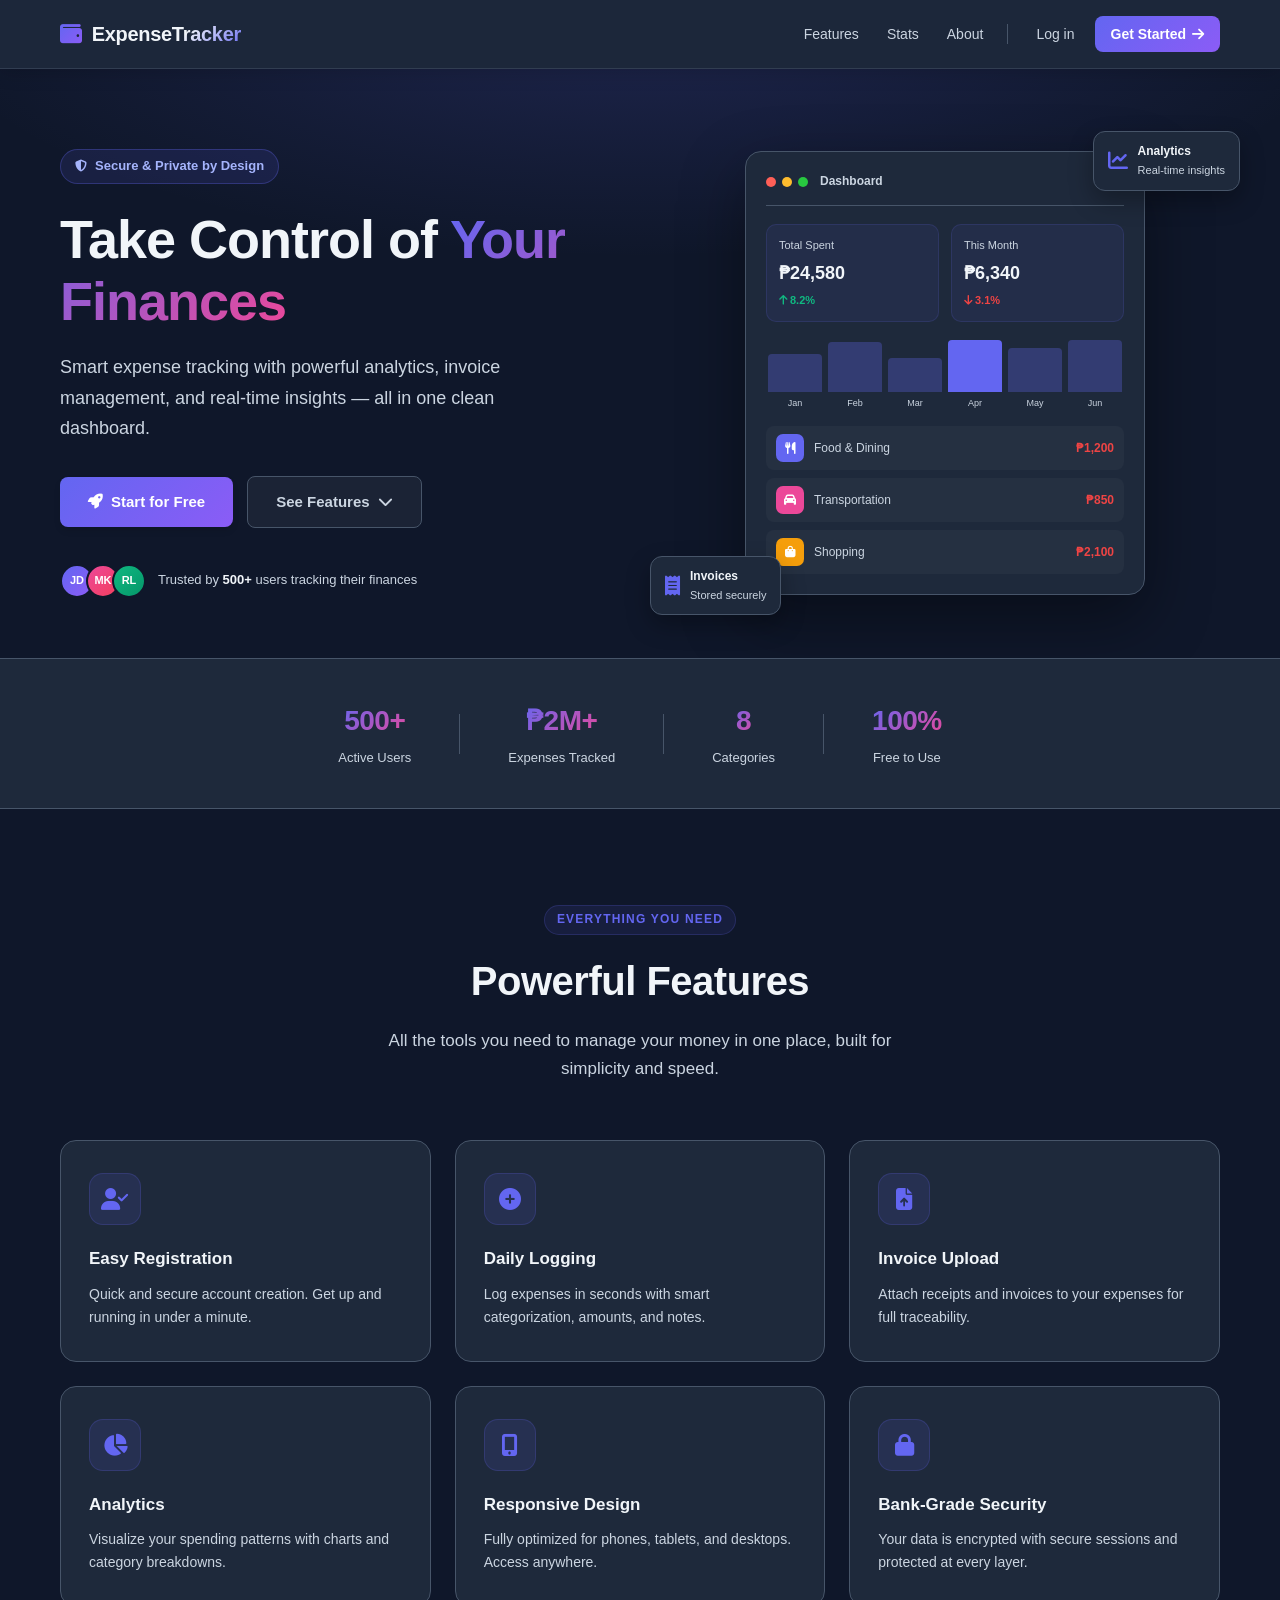
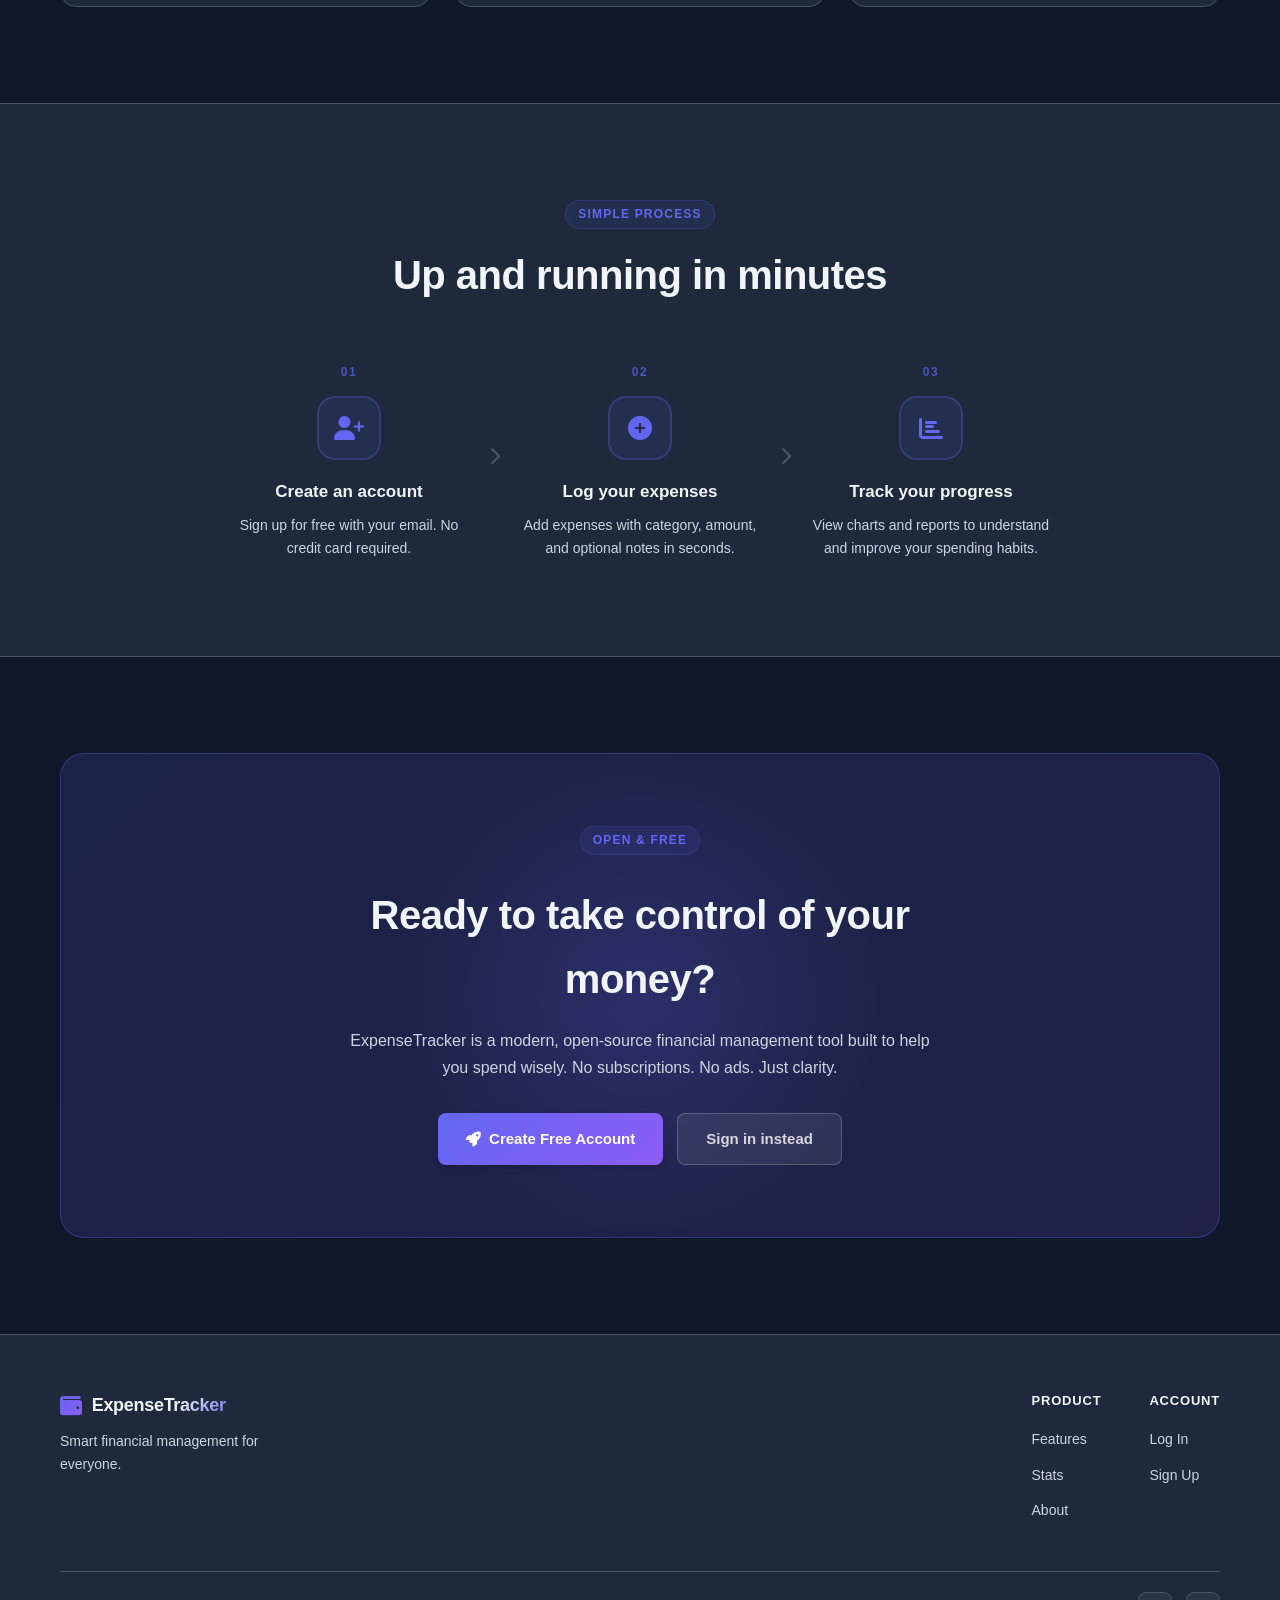
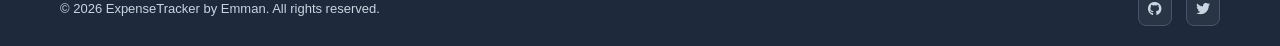
<file: expense-tracker/index.html>
<!DOCTYPE html>
<html lang="en">
<head>
    <meta charset="UTF-8">
    <meta name="viewport" content="width=device-width, initial-scale=1.0">
    <title>ExpenseTracker — Smart Financial Management</title>
    <meta name="description" content="Track expenses, upload invoices, and visualize your spending with ExpenseTracker.">
    <link rel="stylesheet" href="assets/css/style.css">
    <link rel="stylesheet" href="https://cdnjs.cloudflare.com/ajax/libs/font-awesome/6.4.0/css/all.min.css">
</head>
<body>

    <!-- ========================
         NAVIGATION
    ========================= -->
    <nav class="navbar">
        <div class="container">
            <a href="index.html" class="navbar-brand">
                <i class="fas fa-wallet"></i>
                <span>ExpenseTracker</span>
            </a>
            <ul class="nav-links">
                <li><a href="#features">Features</a></li>
                <li><a href="#stats">Stats</a></li>
                <li><a href="#about">About</a></li>
                <li class="nav-divider"></li>
                <li><a href="login.html" class="btn-login">Log in</a></li>
                <li><a href="register.html" class="btn-signup">Get Started <i class="fas fa-arrow-right"></i></a></li>
            </ul>
            <div class="hamburger" aria-label="Toggle navigation" role="button" tabindex="0">
                <span></span>
                <span></span>
                <span></span>
            </div>
        </div>
    </nav>

    <!-- ========================
         HERO SECTION
    ========================= -->
    <section class="hero">
        <div class="container hero-inner">
            <!-- Left: copy -->
            <div class="hero-content">
                <div class="hero-badge">
                    <i class="fas fa-shield-alt"></i>
                    <span>Secure &amp; Private by Design</span>
                </div>
                <h1>Take Control of <span class="highlight">Your Finances</span></h1>
                <p>Smart expense tracking with powerful analytics, invoice management, and real-time insights — all in one clean dashboard.</p>
                <div class="hero-buttons">
                    <a href="register.html" class="btn btn-primary btn-lg">
                        <i class="fas fa-rocket"></i> Start for Free
                    </a>
                    <a href="#features" class="btn btn-ghost btn-lg">
                        See Features <i class="fas fa-chevron-down"></i>
                    </a>
                </div>
                <div class="hero-trust">
                    <div class="trust-avatars">
                        <span class="avatar av-1">JD</span>
                        <span class="avatar av-2">MK</span>
                        <span class="avatar av-3">RL</span>
                    </div>
                    <p>Trusted by <strong>500+</strong> users tracking their finances</p>
                </div>
            </div>

            <!-- Right: dashboard preview -->
            <div class="hero-visual">
                <div class="dashboard-preview">
                    <div class="preview-header">
                        <span class="preview-dot red"></span>
                        <span class="preview-dot yellow"></span>
                        <span class="preview-dot green"></span>
                        <span class="preview-title">Dashboard</span>
                    </div>
                    <div class="preview-stats">
                        <div class="preview-stat">
                            <span class="ps-label">Total Spent</span>
                            <span class="ps-value">₱24,580</span>
                            <span class="ps-change up"><i class="fas fa-arrow-up"></i> 8.2%</span>
                        </div>
                        <div class="preview-stat">
                            <span class="ps-label">This Month</span>
                            <span class="ps-value">₱6,340</span>
                            <span class="ps-change down"><i class="fas fa-arrow-down"></i> 3.1%</span>
                        </div>
                    </div>
                    <div class="preview-bar-chart">
                        <div class="bar-wrap">
                            <div class="bar" style="height: 55%"></div><span>Jan</span>
                        </div>
                        <div class="bar-wrap">
                            <div class="bar" style="height: 72%"></div><span>Feb</span>
                        </div>
                        <div class="bar-wrap">
                            <div class="bar" style="height: 48%"></div><span>Mar</span>
                        </div>
                        <div class="bar-wrap">
                            <div class="bar active" style="height: 90%"></div><span>Apr</span>
                        </div>
                        <div class="bar-wrap">
                            <div class="bar" style="height: 63%"></div><span>May</span>
                        </div>
                        <div class="bar-wrap">
                            <div class="bar" style="height: 80%"></div><span>Jun</span>
                        </div>
                    </div>
                    <div class="preview-expenses">
                        <div class="pe-item">
                            <span class="pe-icon" style="background:#6366f1"><i class="fas fa-utensils"></i></span>
                            <span class="pe-desc">Food &amp; Dining</span>
                            <span class="pe-amount">₱1,200</span>
                        </div>
                        <div class="pe-item">
                            <span class="pe-icon" style="background:#ec4899"><i class="fas fa-car"></i></span>
                            <span class="pe-desc">Transportation</span>
                            <span class="pe-amount">₱850</span>
                        </div>
                        <div class="pe-item">
                            <span class="pe-icon" style="background:#f59e0b"><i class="fas fa-shopping-bag"></i></span>
                            <span class="pe-desc">Shopping</span>
                            <span class="pe-amount">₱2,100</span>
                        </div>
                    </div>
                </div>

                <!-- Floating badges -->
                <div class="float-badge badge-a">
                    <i class="fas fa-chart-line"></i>
                    <div>
                        <strong>Analytics</strong>
                        <span>Real-time insights</span>
                    </div>
                </div>
                <div class="float-badge badge-b">
                    <i class="fas fa-receipt"></i>
                    <div>
                        <strong>Invoices</strong>
                        <span>Stored securely</span>
                    </div>
                </div>
            </div>
        </div>
    </section>

    <!-- ========================
         STATS BAR
    ========================= -->
    <section id="stats" class="stats-bar">
        <div class="container">
            <div class="stats-grid">
                <div class="stat-item">
                    <span class="stat-number">500+</span>
                    <span class="stat-desc">Active Users</span>
                </div>
                <div class="stat-divider"></div>
                <div class="stat-item">
                    <span class="stat-number">₱2M+</span>
                    <span class="stat-desc">Expenses Tracked</span>
                </div>
                <div class="stat-divider"></div>
                <div class="stat-item">
                    <span class="stat-number">8</span>
                    <span class="stat-desc">Categories</span>
                </div>
                <div class="stat-divider"></div>
                <div class="stat-item">
                    <span class="stat-number">100%</span>
                    <span class="stat-desc">Free to Use</span>
                </div>
            </div>
        </div>
    </section>

    <!-- ========================
         FEATURES SECTION
    ========================= -->
    <section id="features" class="features">
        <div class="container">
            <div class="section-header">
                <span class="section-tag">Everything you need</span>
                <h2>Powerful Features</h2>
                <p>All the tools you need to manage your money in one place, built for simplicity and speed.</p>
            </div>
            <div class="features-grid">
                <div class="feature-card">
                    <div class="feature-icon-wrap">
                        <i class="fas fa-user-check"></i>
                    </div>
                    <h3>Easy Registration</h3>
                    <p>Quick and secure account creation. Get up and running in under a minute.</p>
                </div>
                <div class="feature-card">
                    <div class="feature-icon-wrap">
                        <i class="fas fa-plus-circle"></i>
                    </div>
                    <h3>Daily Logging</h3>
                    <p>Log expenses in seconds with smart categorization, amounts, and notes.</p>
                </div>
                <div class="feature-card">
                    <div class="feature-icon-wrap">
                        <i class="fas fa-file-upload"></i>
                    </div>
                    <h3>Invoice Upload</h3>
                    <p>Attach receipts and invoices to your expenses for full traceability.</p>
                </div>
                <div class="feature-card">
                    <div class="feature-icon-wrap">
                        <i class="fas fa-chart-pie"></i>
                    </div>
                    <h3>Analytics</h3>
                    <p>Visualize your spending patterns with charts and category breakdowns.</p>
                </div>
                <div class="feature-card">
                    <div class="feature-icon-wrap">
                        <i class="fas fa-mobile-alt"></i>
                    </div>
                    <h3>Responsive Design</h3>
                    <p>Fully optimized for phones, tablets, and desktops. Access anywhere.</p>
                </div>
                <div class="feature-card">
                    <div class="feature-icon-wrap">
                        <i class="fas fa-lock"></i>
                    </div>
                    <h3>Bank-Grade Security</h3>
                    <p>Your data is encrypted with secure sessions and protected at every layer.</p>
                </div>
            </div>
        </div>
    </section>

    <!-- ========================
         HOW IT WORKS
    ========================= -->
    <section class="how-it-works">
        <div class="container">
            <div class="section-header">
                <span class="section-tag">Simple process</span>
                <h2>Up and running in minutes</h2>
            </div>
            <div class="steps-grid">
                <div class="step">
                    <div class="step-number">01</div>
                    <div class="step-icon"><i class="fas fa-user-plus"></i></div>
                    <h3>Create an account</h3>
                    <p>Sign up for free with your email. No credit card required.</p>
                </div>
                <div class="step-connector"><i class="fas fa-chevron-right"></i></div>
                <div class="step">
                    <div class="step-number">02</div>
                    <div class="step-icon"><i class="fas fa-plus-circle"></i></div>
                    <h3>Log your expenses</h3>
                    <p>Add expenses with category, amount, and optional notes in seconds.</p>
                </div>
                <div class="step-connector"><i class="fas fa-chevron-right"></i></div>
                <div class="step">
                    <div class="step-number">03</div>
                    <div class="step-icon"><i class="fas fa-chart-bar"></i></div>
                    <h3>Track your progress</h3>
                    <p>View charts and reports to understand and improve your spending habits.</p>
                </div>
            </div>
        </div>
    </section>

    <!-- ========================
         ABOUT / CTA SECTION
    ========================= -->
    <section id="about" class="cta-section">
        <div class="container">
            <div class="cta-card">
                <div class="cta-glow"></div>
                <div class="cta-content">
                    <span class="section-tag">Open & Free</span>
                    <h2>Ready to take control of your money?</h2>
                    <p>ExpenseTracker is a modern, open-source financial management tool built to help you spend wisely. No subscriptions. No ads. Just clarity.</p>
                    <div class="cta-buttons">
                        <a href="register.html" class="btn btn-primary btn-lg">
                            <i class="fas fa-rocket"></i> Create Free Account
                        </a>
                        <a href="login.html" class="btn btn-ghost-light btn-lg">Sign in instead</a>
                    </div>
                </div>
            </div>
        </div>
    </section>

    <!-- ========================
         FOOTER
    ========================= -->
    <footer class="footer">
        <div class="container">
            <div class="footer-inner">
                <div class="footer-brand">
                    <a href="index.html" class="navbar-brand footer-logo">
                        <i class="fas fa-wallet"></i>
                        <span>ExpenseTracker</span>
                    </a>
                    <p>Smart financial management for everyone.</p>
                </div>
                <div class="footer-links">
                    <div class="footer-col">
                        <h4>Product</h4>
                        <ul>
                            <li><a href="#features">Features</a></li>
                            <li><a href="#stats">Stats</a></li>
                            <li><a href="#about">About</a></li>
                        </ul>
                    </div>
                    <div class="footer-col">
                        <h4>Account</h4>
                        <ul>
                            <li><a href="login.html">Log In</a></li>
                            <li><a href="register.html">Sign Up</a></li>
                        </ul>
                    </div>
                </div>
            </div>
            <div class="footer-bottom">
                <p>&copy; 2026 ExpenseTracker by Emman. All rights reserved.</p>
                <div class="footer-social">
                    <a href="https://github.com/Jevxtn" aria-label="GitHub"><i class="fab fa-github"></i></a>
                    <a href="#" aria-label="Twitter"><i class="fab fa-twitter"></i></a>
                </div>
            </div>
        </div>
    </footer>

    <script src="assets/js/script.js"></script>
</body>
</html>
</file>
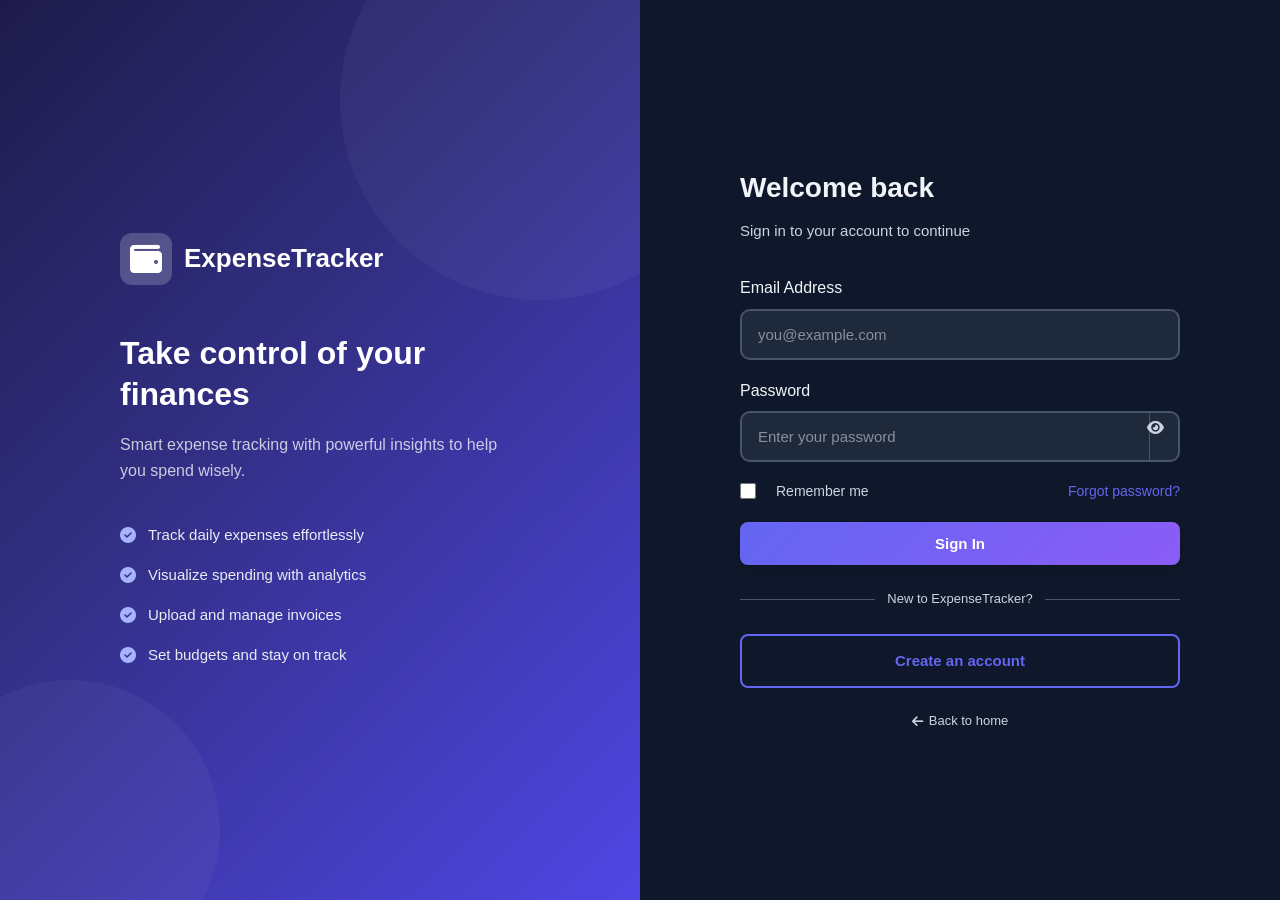
<file: expense-tracker/login.html>
<!DOCTYPE html>
<html lang="en">
<head>
    <meta charset="UTF-8">
    <meta name="viewport" content="width=device-width, initial-scale=1.0">
    <title>Login - ExpenseTracker</title>
    <meta name="description" content="Sign in to your ExpenseTracker account">
    <link rel="stylesheet" href="assets/css/style.css">
    <link rel="stylesheet" href="https://cdnjs.cloudflare.com/ajax/libs/font-awesome/6.4.0/css/all.min.css">
</head>
<body class="auth-page">
    <div class="auth-split-container">
        <!-- Left Branding Panel -->
        <div class="auth-branding">
            <div class="auth-branding-inner">
                <div class="auth-logo">
                    <i class="fas fa-wallet"></i>
                    <span>ExpenseTracker</span>
                </div>
                <h2>Take control of your finances</h2>
                <p>Smart expense tracking with powerful insights to help you spend wisely.</p>
                <ul class="auth-features-list">
                    <li><i class="fas fa-check-circle"></i> Track daily expenses effortlessly</li>
                    <li><i class="fas fa-check-circle"></i> Visualize spending with analytics</li>
                    <li><i class="fas fa-check-circle"></i> Upload and manage invoices</li>
                    <li><i class="fas fa-check-circle"></i> Set budgets and stay on track</li>
                </ul>
            </div>
        </div>

        <!-- Right Form Panel -->
        <div class="auth-form-panel">
            <div class="auth-form-inner">
                <div class="auth-form-header">
                    <h1>Welcome back</h1>
                    <p>Sign in to your account to continue</p>
                </div>

                <form id="loginForm" class="auth-form" novalidate autocomplete="on">
                    <div class="form-group">
                        <label for="email">Email Address</label>
                        <div class="input-wrapper">
                            <input
                                type="email"
                                id="email"
                                name="email"
                                placeholder="you@example.com"
                                autocomplete="email"
                                required
                            >
                        </div>
                        <span class="field-error" id="emailError"></span>
                    </div>

                    <div class="form-group">
                        <label for="password">Password</label>
                        <div class="input-wrapper">
                            <input
                                type="password"
                                id="password"
                                name="password"
                                placeholder="Enter your password"
                                autocomplete="current-password"
                                required
                            >
                            <button type="button" class="toggle-password" aria-label="Toggle password visibility" tabindex="-1">
                                <i class="fas fa-eye"></i>
                            </button>
                        </div>
                        <span class="field-error" id="passwordError"></span>
                    </div>

                    <div class="form-row-split">
                        <label class="checkbox-label">
                            <input type="checkbox" id="rememberMe" name="remember_me">
                            <span class="checkmark"></span>
                            Remember me
                        </label>
                        <a href="#" class="forgot-link">Forgot password?</a>
                    </div>

                    <button type="submit" class="btn btn-primary btn-full" id="loginBtn">
                        <span class="btn-text">Sign In</span>
                        <span class="btn-spinner" hidden><i class="fas fa-circle-notch fa-spin"></i></span>
                    </button>
                </form>

                <div id="message" class="message" role="alert" aria-live="polite"></div>

                <div class="auth-divider"><span>New to ExpenseTracker?</span></div>

                <div class="auth-form-footer">
                    <a href="register.html" class="btn btn-outline btn-full">Create an account</a>
                </div>

                <p class="auth-back-home"><a href="index.html"><i class="fas fa-arrow-left"></i> Back to home</a></p>
            </div>
        </div>
    </div>

    <script src="assets/js/auth.js"></script>
</body>
</html>
</file>
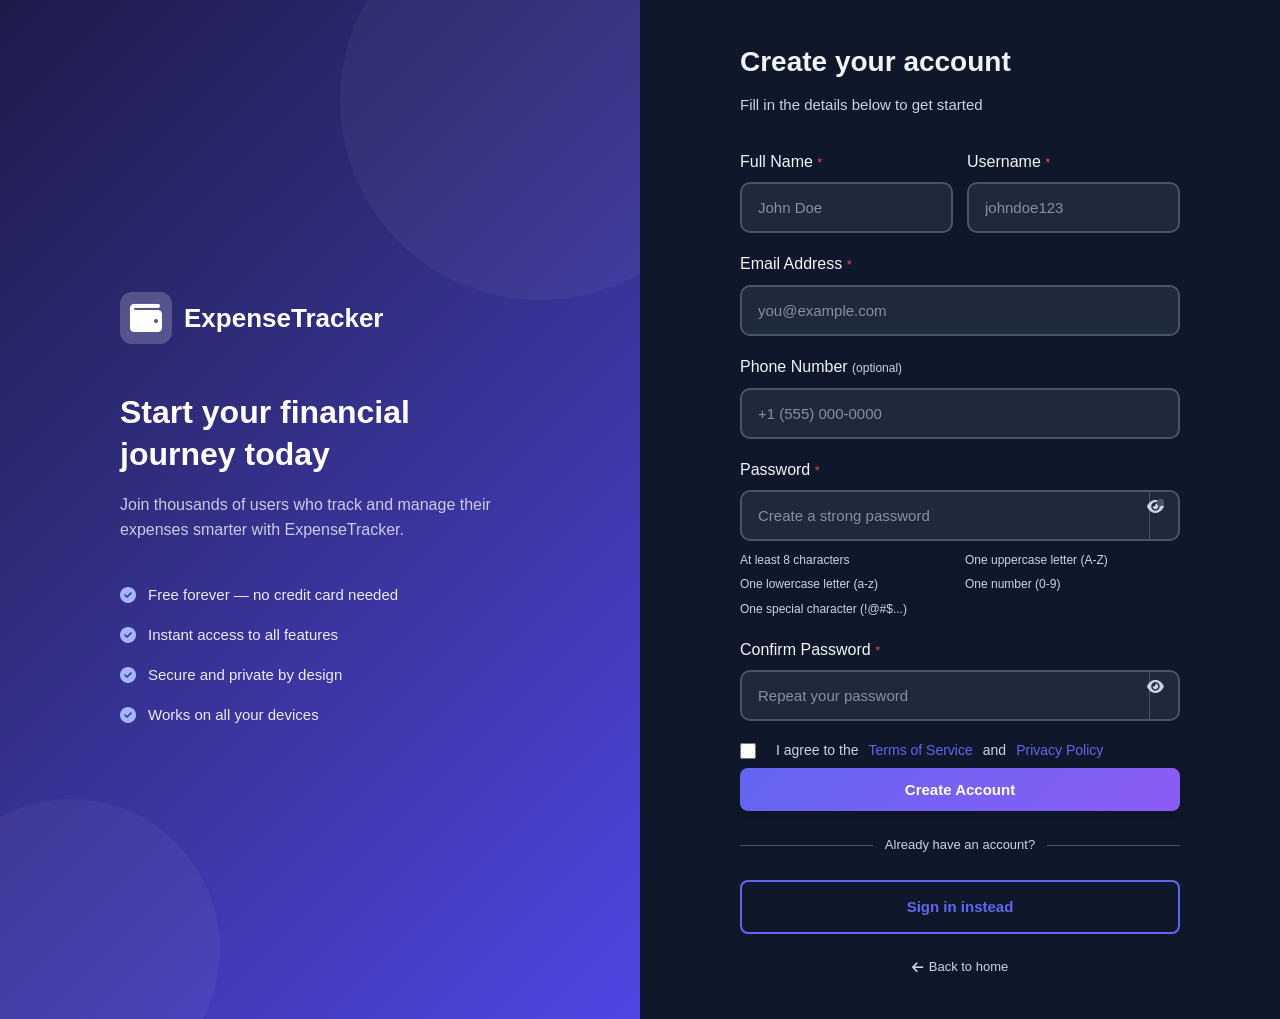
<file: expense-tracker/register.html>
<!DOCTYPE html>
<html lang="en">
<head>
    <meta charset="UTF-8">
    <meta name="viewport" content="width=device-width, initial-scale=1.0">
    <title>Create Account - ExpenseTracker</title>
    <meta name="description" content="Create your free ExpenseTracker account">
    <link rel="stylesheet" href="assets/css/style.css">
    <link rel="stylesheet" href="https://cdnjs.cloudflare.com/ajax/libs/font-awesome/6.4.0/css/all.min.css">
</head>
<body class="auth-page">
    <div class="auth-split-container">
        <!-- Left Branding Panel -->
        <div class="auth-branding">
            <div class="auth-branding-inner">
                <div class="auth-logo">
                    <i class="fas fa-wallet"></i>
                    <span>ExpenseTracker</span>
                </div>
                <h2>Start your financial journey today</h2>
                <p>Join thousands of users who track and manage their expenses smarter with ExpenseTracker.</p>
                <ul class="auth-features-list">
                    <li><i class="fas fa-check-circle"></i> Free forever — no credit card needed</li>
                    <li><i class="fas fa-check-circle"></i> Instant access to all features</li>
                    <li><i class="fas fa-check-circle"></i> Secure and private by design</li>
                    <li><i class="fas fa-check-circle"></i> Works on all your devices</li>
                </ul>
            </div>
        </div>

        <!-- Right Form Panel -->
        <div class="auth-form-panel">
            <div class="auth-form-inner">
                <div class="auth-form-header">
                    <h1>Create your account</h1>
                    <p>Fill in the details below to get started</p>
                </div>

                <form id="registerForm" class="auth-form" novalidate autocomplete="on">
                    <div class="form-row-two">
                        <div class="form-group">
                            <label for="full_name">Full Name <span class="required">*</span></label>
                            <div class="input-wrapper">
                                <input
                                    type="text"
                                    id="full_name"
                                    name="full_name"
                                    placeholder="John Doe"
                                    autocomplete="name"
                                    required
                                    minlength="2"
                                    maxlength="100"
                                >
                            </div>
                            <span class="field-error" id="fullNameError"></span>
                        </div>

                        <div class="form-group">
                            <label for="username">Username <span class="required">*</span></label>
                            <div class="input-wrapper">
                                <input
                                    type="text"
                                    id="username"
                                    name="username"
                                    placeholder="johndoe123"
                                    autocomplete="username"
                                    required
                                    minlength="3"
                                    maxlength="30"
                                    pattern="[a-zA-Z0-9_]+"
                                >
                            </div>
                            <span class="field-error" id="usernameError"></span>
                        </div>
                    </div>

                    <div class="form-group">
                        <label for="email">Email Address <span class="required">*</span></label>
                        <div class="input-wrapper">
                            <input
                                type="email"
                                id="email"
                                name="email"
                                placeholder="you@example.com"
                                autocomplete="email"
                                required
                                maxlength="255"
                            >
                        </div>
                        <span class="field-error" id="emailError"></span>
                    </div>

                    <div class="form-group">
                        <label for="phone">Phone Number <span class="optional">(optional)</span></label>
                        <div class="input-wrapper">
                            <input
                                type="tel"
                                id="phone"
                                name="phone"
                                placeholder="+1 (555) 000-0000"
                                autocomplete="tel"
                                maxlength="20"
                            >
                        </div>
                        <span class="field-error" id="phoneError"></span>
                    </div>

                    <div class="form-group">
                        <label for="password">Password <span class="required">*</span></label>
                        <div class="input-wrapper">
                            <input
                                type="password"
                                id="password"
                                name="password"
                                placeholder="Create a strong password"
                                autocomplete="new-password"
                                required
                                minlength="8"
                                maxlength="128"
                            >
                            <button type="button" class="toggle-password" aria-label="Toggle password visibility" tabindex="-1">
                                <i class="fas fa-eye"></i>
                            </button>
                        </div>
                        <span class="field-error" id="passwordError"></span>
                        <!-- Password strength meter -->
                        <div class="password-strength" id="passwordStrength" hidden>
                            <div class="strength-bar">
                                <div class="strength-fill" id="strengthFill"></div>
                            </div>
                            <span class="strength-label" id="strengthLabel"></span>
                        </div>
                        <ul class="password-requirements" id="passwordRequirements">
                            <li id="req-length"><i class="fas fa-circle"></i> At least 8 characters</li>
                            <li id="req-upper"><i class="fas fa-circle"></i> One uppercase letter (A-Z)</li>
                            <li id="req-lower"><i class="fas fa-circle"></i> One lowercase letter (a-z)</li>
                            <li id="req-number"><i class="fas fa-circle"></i> One number (0-9)</li>
                            <li id="req-special"><i class="fas fa-circle"></i> One special character (!@#$...)</li>
                        </ul>
                    </div>

                    <div class="form-group">
                        <label for="confirm_password">Confirm Password <span class="required">*</span></label>
                        <div class="input-wrapper">
                            <input
                                type="password"
                                id="confirm_password"
                                name="confirm_password"
                                placeholder="Repeat your password"
                                autocomplete="new-password"
                                required
                                minlength="8"
                                maxlength="128"
                            >
                            <button type="button" class="toggle-password" aria-label="Toggle password visibility" tabindex="-1">
                                <i class="fas fa-eye"></i>
                            </button>
                        </div>
                        <span class="field-error" id="confirmPasswordError"></span>
                    </div>

                    <label class="checkbox-label terms-label">
                        <input type="checkbox" id="terms" name="terms" required>
                        <span class="checkmark"></span>
                        I agree to the <a href="#" class="inline-link">Terms of Service</a> and <a href="#" class="inline-link">Privacy Policy</a>
                    </label>
                    <span class="field-error" id="termsError"></span>

                    <button type="submit" class="btn btn-primary btn-full" id="registerBtn">
                        <span class="btn-text">Create Account</span>
                        <span class="btn-spinner" hidden><i class="fas fa-circle-notch fa-spin"></i></span>
                    </button>
                </form>

                <div id="message" class="message" role="alert" aria-live="polite"></div>

                <div class="auth-divider"><span>Already have an account?</span></div>

                <div class="auth-form-footer">
                    <a href="login.html" class="btn btn-outline btn-full">Sign in instead</a>
                </div>

                <p class="auth-back-home"><a href="index.html"><i class="fas fa-arrow-left"></i> Back to home</a></p>
            </div>
        </div>
    </div>

    <script src="assets/js/auth.js"></script>
</body>
</html>
</file>
<file: expense-tracker/assets/css/style.css>
/* =====================
   GLOBAL STYLES
   ===================== */

:root {
    --primary-color: #6366f1;
    --secondary-color: #8b5cf6;
    --accent-color: #ec4899;
    --success-color: #10b981;
    --warning-color: #f59e0b;
    --danger-color: #ef4444;
    --bg-primary: #0f172a;
    --bg-secondary: #1e293b;
    --bg-tertiary: #334155;
    --text-primary: #f1f5f9;
    --text-secondary: #cbd5e1;
    --border-color: #475569;
    --shadow: 0 10px 25px rgba(0, 0, 0, 0.3);
    --shadow-sm: 0 4px 6px rgba(0, 0, 0, 0.1);
    --transition: all 0.3s cubic-bezier(0.4, 0, 0.2, 1);
}

* {
    margin: 0;
    padding: 0;
    box-sizing: border-box;
}

html {
    scroll-behavior: smooth;
}

body {
    font-family: 'Segoe UI', Tahoma, Geneva, Verdana, sans-serif;
    background-color: var(--bg-primary);
    color: var(--text-primary);
    line-height: 1.6;
    overflow-x: hidden;
}

/* =====================
   UTILITIES
   ===================== */

.container {
    max-width: 1200px;
    margin: 0 auto;
    padding: 0 20px;
}

/* Buttons */
.btn {
    padding: 10px 24px;
    border: none;
    border-radius: 8px;
    font-size: 16px;
    font-weight: 600;
    cursor: pointer;
    transition: var(--transition);
    display: inline-flex;
    align-items: center;
    gap: 8px;
    text-decoration: none;
}

.btn-primary {
    background: linear-gradient(135deg, var(--primary-color), var(--secondary-color));
    color: white;
    box-shadow: var(--shadow-sm);
}

.btn-primary:hover {
    transform: translateY(-2px);
    box-shadow: var(--shadow);
}

.btn-secondary {
    background: transparent;
    color: var(--primary-color);
    border: 2px solid var(--primary-color);
}

.btn-secondary:hover {
    background: rgba(99, 102, 241, 0.1);
}

.btn-login, .btn-signup {
    padding: 8px 16px;
    border-radius: 6px;
    font-size: 14px;
}

.btn-login {
    color: var(--primary-color);
    background: transparent;
}

.btn-signup {
    background: linear-gradient(135deg, var(--primary-color), var(--secondary-color));
    color: white;
}

/* Forms */
.form-group {
    margin-bottom: 20px;
    position: relative;
}

.form-group label {
    display: block;
    margin-bottom: 8px;
    font-weight: 500;
    color: var(--text-primary);
}

.form-group input,
.form-group select,
.form-group textarea {
    width: 100%;
    padding: 12px 44px 12px 16px;
    background-color: var(--bg-secondary);
    border: 2px solid var(--border-color);
    color: var(--text-primary);
    border-radius: 8px;
    font-size: 16px;
    transition: var(--transition);
    font-family: inherit;
}

.form-group input:focus,
.form-group select:focus,
.form-group textarea:focus {
    outline: none;
    border-color: var(--primary-color);
    box-shadow: 0 0 0 3px rgba(99, 102, 241, 0.1);
}

.form-group i {
    position: absolute;
    right: 16px;
    top: 42px;
    color: var(--text-secondary);
    pointer-events: none;
}

.form-grid {
    display: grid;
    grid-template-columns: repeat(auto-fit, minmax(250px, 1fr));
    gap: 20px;
}

/* Messages */
.message {
    padding: 12px 16px;
    border-radius: 6px;
    margin-top: 16px;
    display: none;
}

.message.success {
    background-color: rgba(16, 185, 129, 0.1);
    color: var(--success-color);
    display: block;
    border: 1px solid rgba(16, 185, 129, 0.3);
}

.message.error {
    background-color: rgba(239, 68, 68, 0.1);
    color: var(--danger-color);
    display: block;
    border: 1px solid rgba(239, 68, 68, 0.3);
}

/* Empty State */
.empty-state {
    text-align: center;
    padding: 40px 20px;
    color: var(--text-secondary);
}

/* =====================
   NAVBAR
   ===================== */

.navbar {
    background-color: rgba(30, 41, 59, 0.95);
    backdrop-filter: blur(12px);
    -webkit-backdrop-filter: blur(12px);
    padding: 0;
    position: sticky;
    top: 0;
    z-index: 100;
    border-bottom: 1px solid rgba(71, 85, 105, 0.5);
    box-shadow: 0 1px 20px rgba(0,0,0,0.2);
}

.navbar .container {
    display: flex;
    justify-content: space-between;
    align-items: center;
    height: 68px;
}

.navbar-brand {
    display: flex;
    align-items: center;
    gap: 10px;
    font-size: 20px;
    font-weight: 800;
    color: var(--text-primary);
    text-decoration: none;
    letter-spacing: -0.3px;
}

.navbar-brand i {
    font-size: 22px;
    background: linear-gradient(135deg, var(--primary-color), var(--secondary-color));
    -webkit-background-clip: text;
    -webkit-text-fill-color: transparent;
    background-clip: text;
}

.navbar-brand span {
    background: linear-gradient(135deg, var(--text-primary) 60%, var(--primary-color));
    -webkit-background-clip: text;
    -webkit-text-fill-color: transparent;
    background-clip: text;
}

.nav-links {
    display: flex;
    list-style: none;
    gap: 4px;
    align-items: center;
}

.nav-links a {
    color: var(--text-secondary);
    text-decoration: none;
    transition: var(--transition);
    font-weight: 500;
    font-size: 14px;
    padding: 6px 12px;
    border-radius: 8px;
}

.nav-links a:hover {
    color: var(--text-primary);
    background: rgba(255,255,255,0.06);
}

.nav-divider {
    width: 1px;
    height: 20px;
    background: var(--border-color);
    margin: 0 8px;
}

.btn-login {
    color: var(--text-secondary) !important;
    background: transparent !important;
    font-weight: 500 !important;
    padding: 7px 16px !important;
}

.btn-login:hover {
    color: var(--text-primary) !important;
    background: rgba(255,255,255,0.06) !important;
}

.btn-signup {
    background: linear-gradient(135deg, var(--primary-color), var(--secondary-color)) !important;
    color: white !important;
    font-weight: 600 !important;
    padding: 7px 16px !important;
    border-radius: 8px !important;
    font-size: 14px !important;
    display: inline-flex;
    align-items: center;
    gap: 6px;
}

.btn-signup:hover {
    opacity: 0.9;
    transform: translateY(-1px);
    box-shadow: 0 4px 14px rgba(99,102,241,0.4);
}

.hamburger {
    display: none;
    flex-direction: column;
    gap: 5px;
    cursor: pointer;
    padding: 4px;
}

.hamburger span {
    width: 24px;
    height: 2px;
    background-color: var(--text-primary);
    border-radius: 2px;
    transition: var(--transition);
    transform-origin: center;
}

.hamburger.active span:nth-child(1) {
    transform: translateY(7px) rotate(45deg);
}

.hamburger.active span:nth-child(2) {
    opacity: 0;
    transform: scaleX(0);
}

.hamburger.active span:nth-child(3) {
    transform: translateY(-7px) rotate(-45deg);
}

/* =====================
   HERO SECTION
   ===================== */

.hero {
    padding: 80px 0 60px;
    background: radial-gradient(ellipse 80% 60% at 50% -10%, rgba(99,102,241,0.18) 0%, transparent 70%),
                var(--bg-primary);
    overflow: hidden;
}

.hero-inner {
    display: grid;
    grid-template-columns: 1fr 1fr;
    gap: 60px;
    align-items: center;
}

/* Hero badge */
.hero-badge {
    display: inline-flex;
    align-items: center;
    gap: 8px;
    background: rgba(99,102,241,0.12);
    border: 1px solid rgba(99,102,241,0.3);
    color: #a5b4fc;
    font-size: 13px;
    font-weight: 600;
    padding: 6px 14px;
    border-radius: 99px;
    margin-bottom: 24px;
    width: fit-content;
}

.hero-badge i {
    font-size: 12px;
}

/* Hero headline */
.hero-content h1 {
    font-size: 54px;
    font-weight: 800;
    line-height: 1.15;
    letter-spacing: -1px;
    margin-bottom: 20px;
    color: var(--text-primary);
}

.hero-content h1 .highlight {
    background: linear-gradient(135deg, var(--primary-color), var(--accent-color));
    -webkit-background-clip: text;
    -webkit-text-fill-color: transparent;
    background-clip: text;
}

.hero-content > p {
    font-size: 18px;
    color: var(--text-secondary);
    line-height: 1.7;
    margin-bottom: 32px;
    max-width: 480px;
}

/* Hero buttons */
.hero-buttons {
    display: flex;
    gap: 14px;
    align-items: center;
    flex-wrap: wrap;
    margin-bottom: 36px;
}

.btn-lg {
    padding: 13px 28px;
    font-size: 15px;
}

.btn-ghost {
    background: rgba(255,255,255,0.05);
    color: var(--text-secondary);
    border: 1px solid var(--border-color);
    font-size: 15px;
}

.btn-ghost:hover {
    background: rgba(255,255,255,0.09);
    color: var(--text-primary);
    border-color: var(--text-secondary);
}

.btn-ghost-light {
    background: rgba(255,255,255,0.08);
    color: rgba(255,255,255,0.8);
    border: 1px solid rgba(255,255,255,0.2);
}

.btn-ghost-light:hover {
    background: rgba(255,255,255,0.14);
    color: #fff;
}

/* Hero trust row */
.hero-trust {
    display: flex;
    align-items: center;
    gap: 12px;
}

.trust-avatars {
    display: flex;
}

.avatar {
    width: 34px;
    height: 34px;
    border-radius: 50%;
    border: 2px solid var(--bg-primary);
    display: flex;
    align-items: center;
    justify-content: center;
    font-size: 11px;
    font-weight: 700;
    margin-left: -8px;
    color: white;
}

.avatar:first-child { margin-left: 0; }
.av-1 { background: linear-gradient(135deg, #6366f1, #8b5cf6); }
.av-2 { background: linear-gradient(135deg, #ec4899, #f43f5e); }
.av-3 { background: linear-gradient(135deg, #10b981, #059669); }

.hero-trust p {
    font-size: 13px;
    color: var(--text-secondary);
    margin: 0;
}

.hero-trust p strong {
    color: var(--text-primary);
}

/* ---- Dashboard Preview (right side) ---- */
.hero-visual {
    position: relative;
    display: flex;
    justify-content: center;
    align-items: center;
}

.dashboard-preview {
    background: var(--bg-secondary);
    border: 1px solid var(--border-color);
    border-radius: 16px;
    padding: 20px;
    width: 100%;
    max-width: 400px;
    box-shadow: 0 24px 64px rgba(0,0,0,0.4);
    position: relative;
    z-index: 1;
}

.preview-header {
    display: flex;
    align-items: center;
    gap: 6px;
    margin-bottom: 18px;
    padding-bottom: 14px;
    border-bottom: 1px solid var(--border-color);
}

.preview-dot {
    width: 10px;
    height: 10px;
    border-radius: 50%;
}

.preview-dot.red    { background: #ff5f57; }
.preview-dot.yellow { background: #febc2e; }
.preview-dot.green  { background: #28c840; }

.preview-title {
    margin-left: 6px;
    font-size: 12px;
    font-weight: 600;
    color: var(--text-secondary);
}

.preview-stats {
    display: grid;
    grid-template-columns: 1fr 1fr;
    gap: 12px;
    margin-bottom: 18px;
}

.preview-stat {
    background: rgba(99,102,241,0.08);
    border: 1px solid rgba(99,102,241,0.15);
    border-radius: 10px;
    padding: 12px;
    display: flex;
    flex-direction: column;
    gap: 4px;
}

.ps-label {
    font-size: 11px;
    color: var(--text-secondary);
    font-weight: 500;
}

.ps-value {
    font-size: 18px;
    font-weight: 700;
    color: var(--text-primary);
}

.ps-change {
    font-size: 11px;
    font-weight: 600;
    display: flex;
    align-items: center;
    gap: 3px;
}

.ps-change.up   { color: var(--success-color); }
.ps-change.down { color: var(--danger-color); }

/* Mini bar chart */
.preview-bar-chart {
    display: flex;
    align-items: flex-end;
    gap: 6px;
    height: 70px;
    margin-bottom: 16px;
    padding: 0 2px;
}

.bar-wrap {
    flex: 1;
    display: flex;
    flex-direction: column;
    align-items: center;
    gap: 4px;
    height: 100%;
    justify-content: flex-end;
}

.bar-wrap span {
    font-size: 9px;
    color: var(--text-secondary);
}

.bar {
    width: 100%;
    background: rgba(99,102,241,0.3);
    border-radius: 4px 4px 0 0;
    transition: background 0.3s;
}

.bar.active {
    background: var(--primary-color);
}

/* Expense rows */
.preview-expenses {
    display: flex;
    flex-direction: column;
    gap: 8px;
}

.pe-item {
    display: flex;
    align-items: center;
    gap: 10px;
    padding: 8px 10px;
    background: rgba(255,255,255,0.03);
    border-radius: 8px;
}

.pe-icon {
    width: 28px;
    height: 28px;
    border-radius: 7px;
    display: flex;
    align-items: center;
    justify-content: center;
    font-size: 12px;
    color: white;
    flex-shrink: 0;
}

.pe-desc {
    flex: 1;
    font-size: 12px;
    color: var(--text-secondary);
}

.pe-amount {
    font-size: 12px;
    font-weight: 700;
    color: var(--danger-color);
}

/* Floating badges */
.float-badge {
    position: absolute;
    background: var(--bg-secondary);
    border: 1px solid var(--border-color);
    border-radius: 12px;
    padding: 10px 14px;
    display: flex;
    align-items: center;
    gap: 10px;
    box-shadow: var(--shadow);
    z-index: 2;
    animation: float 4s ease-in-out infinite;
}

.float-badge i {
    font-size: 20px;
    color: var(--primary-color);
}

.float-badge div {
    display: flex;
    flex-direction: column;
    gap: 1px;
}

.float-badge strong {
    font-size: 12px;
    color: var(--text-primary);
}

.float-badge span {
    font-size: 11px;
    color: var(--text-secondary);
}

.badge-a {
    top: -20px;
    right: -20px;
    animation-delay: 0s;
}

.badge-b {
    bottom: -20px;
    left: -20px;
    animation-delay: 1.5s;
}

@keyframes float {
    0%, 100% { transform: translateY(0px); }
    50%       { transform: translateY(-10px); }
}

/* =====================
   STATS BAR
   ===================== */

.stats-bar {
    padding: 32px 0;
    background: var(--bg-secondary);
    border-top: 1px solid var(--border-color);
    border-bottom: 1px solid var(--border-color);
}

.stats-grid {
    display: flex;
    justify-content: center;
    align-items: center;
    gap: 0;
    flex-wrap: wrap;
}

.stat-item {
    display: flex;
    flex-direction: column;
    align-items: center;
    gap: 4px;
    padding: 8px 48px;
}

.stat-number {
    font-size: 28px;
    font-weight: 800;
    background: linear-gradient(135deg, var(--primary-color), var(--accent-color));
    -webkit-background-clip: text;
    -webkit-text-fill-color: transparent;
    background-clip: text;
    letter-spacing: -0.5px;
}

.stat-desc {
    font-size: 13px;
    color: var(--text-secondary);
    font-weight: 500;
}

.stat-divider {
    width: 1px;
    height: 40px;
    background: var(--border-color);
}

/* =====================
   SECTION HEADER (shared)
   ===================== */

.section-header {
    text-align: center;
    margin-bottom: 56px;
}

.section-tag {
    display: inline-block;
    font-size: 12px;
    font-weight: 700;
    letter-spacing: 1.2px;
    text-transform: uppercase;
    color: var(--primary-color);
    background: rgba(99,102,241,0.1);
    border: 1px solid rgba(99,102,241,0.2);
    padding: 4px 12px;
    border-radius: 99px;
    margin-bottom: 14px;
}

.section-header h2 {
    font-size: 40px;
    font-weight: 800;
    letter-spacing: -0.5px;
    margin-bottom: 14px;
    color: var(--text-primary);
}

.section-header p {
    font-size: 17px;
    color: var(--text-secondary);
    max-width: 520px;
    margin: 0 auto;
    line-height: 1.7;
}

/* =====================
   FEATURES SECTION
   ===================== */

.features {
    padding: 96px 0;
}

.features-grid {
    display: grid;
    grid-template-columns: repeat(3, 1fr);
    gap: 24px;
}

.feature-card {
    background: var(--bg-secondary);
    border: 1px solid var(--border-color);
    border-radius: 16px;
    padding: 32px 28px;
    transition: var(--transition);
    position: relative;
    overflow: hidden;
}

.feature-card::before {
    content: '';
    position: absolute;
    top: 0;
    left: 0;
    right: 0;
    height: 2px;
    background: linear-gradient(90deg, var(--primary-color), var(--accent-color));
    opacity: 0;
    transition: opacity 0.3s;
}

.feature-card:hover {
    border-color: rgba(99,102,241,0.4);
    transform: translateY(-4px);
    box-shadow: 0 16px 40px rgba(0,0,0,0.3);
}

.feature-card:hover::before {
    opacity: 1;
}

.feature-icon-wrap {
    width: 52px;
    height: 52px;
    background: rgba(99,102,241,0.12);
    border: 1px solid rgba(99,102,241,0.2);
    border-radius: 14px;
    display: flex;
    align-items: center;
    justify-content: center;
    font-size: 22px;
    color: var(--primary-color);
    margin-bottom: 20px;
    transition: var(--transition);
}

.feature-card:hover .feature-icon-wrap {
    background: rgba(99,102,241,0.2);
    transform: scale(1.05);
}

.feature-card h3 {
    font-size: 17px;
    font-weight: 700;
    margin-bottom: 10px;
    color: var(--text-primary);
}

.feature-card p {
    font-size: 14px;
    color: var(--text-secondary);
    line-height: 1.65;
}

/* =====================
   HOW IT WORKS
   ===================== */

.how-it-works {
    padding: 96px 0;
    background: var(--bg-secondary);
    border-top: 1px solid var(--border-color);
    border-bottom: 1px solid var(--border-color);
}

.steps-grid {
    display: flex;
    align-items: flex-start;
    justify-content: center;
    gap: 0;
}

.step {
    flex: 1;
    max-width: 280px;
    text-align: center;
    padding: 0 20px;
}

.step-number {
    font-size: 12px;
    font-weight: 800;
    letter-spacing: 1.5px;
    color: var(--primary-color);
    margin-bottom: 14px;
    opacity: 0.7;
}

.step-icon {
    width: 64px;
    height: 64px;
    background: rgba(99,102,241,0.1);
    border: 2px solid rgba(99,102,241,0.25);
    border-radius: 18px;
    display: flex;
    align-items: center;
    justify-content: center;
    font-size: 24px;
    color: var(--primary-color);
    margin: 0 auto 18px;
}

.step h3 {
    font-size: 17px;
    font-weight: 700;
    margin-bottom: 8px;
    color: var(--text-primary);
}

.step p {
    font-size: 14px;
    color: var(--text-secondary);
    line-height: 1.65;
}

.step-connector {
    flex-shrink: 0;
    padding-top: 80px;
    color: var(--border-color);
    font-size: 18px;
}

/* =====================
   CTA SECTION
   ===================== */

.cta-section {
    padding: 96px 0;
}

.cta-card {
    position: relative;
    background: linear-gradient(135deg, rgba(99,102,241,0.15), rgba(139,92,246,0.15));
    border: 1px solid rgba(99,102,241,0.3);
    border-radius: 24px;
    padding: 72px 48px;
    text-align: center;
    overflow: hidden;
}

.cta-glow {
    position: absolute;
    width: 500px;
    height: 500px;
    background: radial-gradient(circle, rgba(99,102,241,0.2) 0%, transparent 70%);
    top: 50%;
    left: 50%;
    transform: translate(-50%, -50%);
    pointer-events: none;
}

.cta-content {
    position: relative;
    z-index: 1;
    max-width: 580px;
    margin: 0 auto;
}

.cta-content h2 {
    font-size: 40px;
    font-weight: 800;
    letter-spacing: -0.5px;
    margin: 14px 0 16px;
    color: var(--text-primary);
}

.cta-content p {
    font-size: 16px;
    color: var(--text-secondary);
    line-height: 1.7;
    margin-bottom: 32px;
}

.cta-buttons {
    display: flex;
    gap: 14px;
    justify-content: center;
    flex-wrap: wrap;
}

/* =====================
   AUTH PAGE — SPLIT LAYOUT
   ===================== */

.auth-page {
    min-height: 100vh;
    background-color: var(--bg-primary);
}

/* Split container: branding | form */
.auth-split-container {
    display: grid;
    grid-template-columns: 1fr 1fr;
    min-height: 100vh;
}

/* ---- Left branding panel ---- */
.auth-branding {
    background: linear-gradient(135deg, #1e1b4b 0%, #312e81 40%, #4f46e5 100%);
    display: flex;
    align-items: center;
    justify-content: center;
    padding: 60px 40px;
    position: relative;
    overflow: hidden;
}

.auth-branding::before {
    content: '';
    position: absolute;
    width: 400px;
    height: 400px;
    background: rgba(255, 255, 255, 0.04);
    border-radius: 50%;
    top: -100px;
    right: -100px;
}

.auth-branding::after {
    content: '';
    position: absolute;
    width: 300px;
    height: 300px;
    background: rgba(255, 255, 255, 0.04);
    border-radius: 50%;
    bottom: -80px;
    left: -80px;
}

.auth-branding-inner {
    position: relative;
    z-index: 1;
    max-width: 400px;
}

.auth-logo {
    display: flex;
    align-items: center;
    gap: 12px;
    font-size: 26px;
    font-weight: 800;
    color: #fff;
    margin-bottom: 48px;
}

.auth-logo i {
    font-size: 32px;
    background: rgba(255,255,255,0.2);
    padding: 10px;
    border-radius: 12px;
}

.auth-branding h2 {
    font-size: 32px;
    font-weight: 700;
    color: #fff;
    line-height: 1.3;
    margin-bottom: 16px;
}

.auth-branding > .auth-branding-inner > p {
    color: rgba(255, 255, 255, 0.75);
    font-size: 16px;
    line-height: 1.6;
    margin-bottom: 40px;
}

.auth-features-list {
    list-style: none;
    display: flex;
    flex-direction: column;
    gap: 16px;
}

.auth-features-list li {
    display: flex;
    align-items: center;
    gap: 12px;
    color: rgba(255,255,255,0.9);
    font-size: 15px;
}

.auth-features-list li i {
    color: #a5b4fc;
    font-size: 16px;
    flex-shrink: 0;
}

/* ---- Right form panel ---- */
.auth-form-panel {
    display: flex;
    align-items: center;
    justify-content: center;
    padding: 40px 24px;
    background-color: var(--bg-primary);
    overflow-y: auto;
}

.auth-form-inner {
    width: 100%;
    max-width: 440px;
}

.auth-form-header {
    margin-bottom: 32px;
}

.auth-form-header h1 {
    font-size: 28px;
    font-weight: 700;
    color: var(--text-primary);
    margin-bottom: 8px;
}

.auth-form-header p {
    color: var(--text-secondary);
    font-size: 15px;
}

/* ---- Auth Form ---- */
.auth-form {
    display: flex;
    flex-direction: column;
    gap: 0;
}

.auth-form .form-group {
    margin-bottom: 18px;
}

.form-row-two {
    display: grid;
    grid-template-columns: 1fr 1fr;
    gap: 14px;
}

.form-row-split {
    display: flex;
    justify-content: space-between;
    align-items: center;
    margin-bottom: 20px;
    flex-wrap: wrap;
    gap: 8px;
}

/* Input wrapper — flex row, border lives on the wrapper */
.input-wrapper {
    display: flex;
    align-items: stretch;
    background-color: var(--bg-secondary);
    border: 2px solid var(--border-color);
    border-radius: 10px;
    transition: var(--transition);
    overflow: hidden;
}

.input-wrapper:focus-within {
    border-color: var(--primary-color);
    box-shadow: 0 0 0 3px rgba(99, 102, 241, 0.15);
}

.input-wrapper.input-error {
    border-color: var(--danger-color);
    box-shadow: 0 0 0 3px rgba(239, 68, 68, 0.1);
}

.input-wrapper.input-success {
    border-color: var(--success-color);
    box-shadow: 0 0 0 3px rgba(16, 185, 129, 0.1);
}

/* Input — fills all available space */
.input-wrapper input {
    flex: 1;
    min-width: 0;
    padding: 13px 16px;
    background: transparent;
    border: none;
    outline: none;
    color: var(--text-primary);
    font-size: 15px;
    font-family: inherit;
    line-height: 1.4;
}

.input-wrapper input::placeholder {
    color: var(--text-secondary);
    opacity: 0.6;
}

/* Password eye toggle — sits flush on the right as a flex item */
.toggle-password {
    display: flex;
    align-items: center;
    justify-content: center;
    padding: 0 14px;
    background: none;
    border: none;
    border-left: 1px solid var(--border-color);
    color: var(--text-secondary);
    cursor: pointer;
    font-size: 15px;
    flex-shrink: 0;
    transition: color 0.2s, background-color 0.2s;
    line-height: 1;
}

.toggle-password:hover {
    color: var(--primary-color);
    background-color: rgba(99, 102, 241, 0.06);
}

/* Field-level error messages */
.field-error {
    display: none;
    font-size: 12px;
    color: var(--danger-color);
    margin-top: 5px;
    align-items: center;
    gap: 4px;
}

.field-error.visible {
    display: flex;
}

/* Form label extras */
.required {
    color: var(--danger-color);
    font-size: 13px;
}

.optional {
    color: var(--text-secondary);
    font-size: 12px;
    font-weight: 400;
}

/* Checkbox styling */
.checkbox-label {
    display: flex;
    align-items: center;
    gap: 10px;
    font-size: 14px;
    color: var(--text-secondary);
    cursor: pointer;
    user-select: none;
}

.checkbox-label input[type="checkbox"] {
    width: 16px;
    height: 16px;
    accent-color: var(--primary-color);
    cursor: pointer;
    flex-shrink: 0;
}

.terms-label {
    margin-bottom: 6px;
    flex-wrap: wrap;
    line-height: 1.6;
}

.inline-link {
    color: var(--primary-color);
    text-decoration: none;
    font-weight: 500;
}

.inline-link:hover {
    text-decoration: underline;
}

/* Forgot password link */
.forgot-link {
    font-size: 14px;
    color: var(--primary-color);
    text-decoration: none;
    font-weight: 500;
}

.forgot-link:hover {
    text-decoration: underline;
}

/* Full-width button */
.btn-full {
    width: 100%;
    justify-content: center;
    padding: 13px 24px;
    font-size: 15px;
}

.btn-outline {
    background: transparent;
    color: var(--primary-color);
    border: 2px solid var(--primary-color);
}

.btn-outline:hover {
    background: rgba(99, 102, 241, 0.08);
}

/* Button loading state */
/* Ensure the HTML `hidden` attribute always wins over display rules */
[hidden] {
    display: none !important;
}

.btn-spinner {
    display: inline-flex;
    align-items: center;
    gap: 8px;
}

/* Password strength meter */
.password-strength {
    margin-top: 8px;
    display: flex;
    align-items: center;
    gap: 12px;
}

.strength-bar {
    flex: 1;
    height: 5px;
    background: var(--border-color);
    border-radius: 99px;
    overflow: hidden;
}

.strength-fill {
    height: 100%;
    border-radius: 99px;
    width: 0%;
    transition: width 0.4s ease, background-color 0.4s ease;
}

.strength-label {
    font-size: 12px;
    font-weight: 600;
    min-width: 60px;
    text-align: right;
}

/* Password requirements checklist */
.password-requirements {
    list-style: none;
    margin-top: 10px;
    display: grid;
    grid-template-columns: 1fr 1fr;
    gap: 5px 10px;
}

.password-requirements li {
    font-size: 12px;
    color: var(--text-secondary);
    display: flex;
    align-items: center;
    gap: 6px;
    transition: color 0.2s;
}

.password-requirements li i {
    font-size: 7px;
    color: var(--border-color);
    transition: color 0.2s;
}

.password-requirements li.met {
    color: var(--success-color);
}

.password-requirements li.met i {
    color: var(--success-color);
    font-size: 12px;
}

/* Divider */
.auth-divider {
    display: flex;
    align-items: center;
    gap: 12px;
    margin: 24px 0;
    color: var(--text-secondary);
    font-size: 13px;
}

.auth-divider::before,
.auth-divider::after {
    content: '';
    flex: 1;
    height: 1px;
    background: var(--border-color);
}

/* Bottom links */
.auth-form-footer {
    margin-bottom: 20px;
}

.auth-back-home {
    text-align: center;
    margin-top: 20px;
}

.auth-back-home a {
    color: var(--text-secondary);
    text-decoration: none;
    font-size: 13px;
    display: inline-flex;
    align-items: center;
    gap: 6px;
    transition: color 0.2s;
}

.auth-back-home a:hover {
    color: var(--primary-color);
}

/* =====================
   FOOTER
   ===================== */

.footer {
    background-color: var(--bg-secondary);
    padding: 56px 0 0;
    border-top: 1px solid var(--border-color);
}

.footer-inner {
    display: grid;
    grid-template-columns: 1fr auto;
    gap: 40px;
    padding-bottom: 48px;
    align-items: start;
}

.footer-brand p {
    font-size: 14px;
    color: var(--text-secondary);
    margin-top: 10px;
    max-width: 220px;
    line-height: 1.6;
}

.footer-logo {
    font-size: 18px;
}

.footer-links {
    display: flex;
    gap: 48px;
}

.footer-col h4 {
    font-size: 13px;
    font-weight: 700;
    letter-spacing: 0.8px;
    text-transform: uppercase;
    color: var(--text-primary);
    margin-bottom: 14px;
}

.footer-col ul {
    list-style: none;
    display: flex;
    flex-direction: column;
    gap: 10px;
}

.footer-col a {
    font-size: 14px;
    color: var(--text-secondary);
    text-decoration: none;
    transition: color 0.2s;
}

.footer-col a:hover {
    color: var(--text-primary);
}

.footer-bottom {
    border-top: 1px solid var(--border-color);
    padding: 20px 0;
    display: flex;
    justify-content: space-between;
    align-items: center;
    gap: 16px;
    flex-wrap: wrap;
}

.footer-bottom p {
    font-size: 13px;
    color: var(--text-secondary);
}

.footer-social {
    display: flex;
    gap: 14px;
}

.footer-social a {
    width: 34px;
    height: 34px;
    border-radius: 8px;
    background: rgba(255,255,255,0.05);
    border: 1px solid var(--border-color);
    display: flex;
    align-items: center;
    justify-content: center;
    color: var(--text-secondary);
    font-size: 14px;
    transition: var(--transition);
    text-decoration: none;
}

.footer-social a:hover {
    background: rgba(99,102,241,0.15);
    border-color: var(--primary-color);
    color: var(--primary-color);
}

/* =====================
   DASHBOARD
   ===================== */

.dashboard-header {
    background-color: var(--bg-secondary);
    border-bottom: 1px solid var(--border-color);
    padding: 20px;
    display: flex;
    justify-content: space-between;
    align-items: center;
    position: sticky;
    top: 0;
    z-index: 90;
}

.header-left {
    display: flex;
    align-items: center;
    gap: 20px;
}

.menu-toggle {
    display: none;
    background: none;
    border: none;
    color: var(--text-primary);
    font-size: 24px;
    cursor: pointer;
}

.brand {
    display: flex;
    align-items: center;
    gap: 10px;
    font-size: 20px;
    font-weight: 700;
    color: var(--primary-color);
}

.brand i {
    font-size: 24px;
}

.header-right {
    display: flex;
    align-items: center;
    gap: 20px;
}

.user-profile {
    display: flex;
    align-items: center;
    gap: 15px;
    color: var(--text-secondary);
}

.logout-btn {
    background: linear-gradient(135deg, var(--primary-color), var(--secondary-color));
    border: none;
    color: white;
    width: 40px;
    height: 40px;
    border-radius: 8px;
    cursor: pointer;
    transition: var(--transition);
    font-size: 16px;
}

.logout-btn:hover {
    transform: scale(1.05);
}

/* Dashboard Layout */
.dashboard-container {
    display: grid;
    grid-template-columns: 250px 1fr;
    gap: 0;
    min-height: calc(100vh - 60px);
}

.sidebar {
    background-color: var(--bg-secondary);
    border-right: 1px solid var(--border-color);
    padding: 20px;
    max-height: calc(100vh - 60px);
    overflow-y: auto;
}

.sidebar-nav ul {
    list-style: none;
    display: flex;
    flex-direction: column;
    gap: 10px;
}

.sidebar-nav .nav-link {
    display: flex;
    align-items: center;
    gap: 15px;
    padding: 12px 16px;
    color: var(--text-secondary);
    text-decoration: none;
    border-radius: 8px;
    transition: var(--transition);
}

.sidebar-nav .nav-link:hover,
.sidebar-nav .nav-link.active {
    background-color: rgba(99, 102, 241, 0.1);
    color: var(--primary-color);
}

.sidebar-nav .nav-link i {
    font-size: 18px;
    width: 20px;
}

/* Dashboard Content */
.dashboard-content {
    padding: 40px;
    background-color: var(--bg-primary);
    overflow-y: auto;
    max-height: calc(100vh - 60px);
}

.page {
    display: none;
}

.page.active {
    display: block;
    animation: fadeIn 0.3s ease-in;
}

@keyframes fadeIn {
    from { opacity: 0; }
    to { opacity: 1; }
}

.page-header {
    margin-bottom: 40px;
}

.page-header h1 {
    font-size: 32px;
    margin-bottom: 20px;
}

/* Filter Buttons */
.filter-buttons {
    display: flex;
    gap: 10px;
}

.filter-btn {
    padding: 8px 16px;
    background-color: var(--bg-secondary);
    border: 1px solid var(--border-color);
    color: var(--text-secondary);
    border-radius: 6px;
    cursor: pointer;
    transition: var(--transition);
    font-weight: 500;
}

.filter-btn:hover,
.filter-btn.active {
    background-color: var(--primary-color);
    border-color: var(--primary-color);
    color: white;
}

/* Dashboard Grid */
.dashboard-grid {
    display: grid;
    grid-template-columns: repeat(auto-fit, minmax(250px, 1fr));
    gap: 20px;
    margin-bottom: 40px;
}

.stat-card {
    background: linear-gradient(135deg, rgba(99, 102, 241, 0.1), rgba(139, 92, 246, 0.1));
    border: 1px solid var(--border-color);
    border-radius: 12px;
    padding: 24px;
    display: flex;
    align-items: center;
    gap: 20px;
}

.stat-icon {
    width: 60px;
    height: 60px;
    background: linear-gradient(135deg, var(--primary-color), var(--secondary-color));
    border-radius: 12px;
    display: flex;
    align-items: center;
    justify-content: center;
    font-size: 28px;
    color: white;
}

.stat-content {
    flex: 1;
}

.stat-label {
    color: var(--text-secondary);
    font-size: 14px;
    margin-bottom: 8px;
}

.stat-value {
    font-size: 28px;
    font-weight: 700;
    color: var(--text-primary);
}

/* Charts */
.charts-section {
    display: grid;
    grid-template-columns: minmax(0, 1fr);
    gap: 20px;
    margin-bottom: 40px;
}

.chart-container {
    background: linear-gradient(135deg, rgba(99, 102, 241, 0.05), rgba(139, 92, 246, 0.05));
    border: 1px solid var(--border-color);
    border-radius: 12px;
    padding: 24px;
    position: relative;
    min-height: 0;
}

.chart-container h3 {
    margin-bottom: 20px;
    font-size: 18px;
}

.chart-container canvas {
    display: block;
    width: 100% !important;
    height: 300px !important;
    max-height: 320px;
}

/* Analytics */
.analytics-grid {
    display: grid;
    grid-template-columns: minmax(0, 1.2fr) minmax(0, 1fr);
    gap: 20px;
    align-items: start;
}

#distributionChart {
    height: 280px !important;
}

#categoryBreakdown {
    display: flex;
    flex-direction: column;
    gap: 14px;
    max-height: 340px;
    overflow-y: auto;
    padding-right: 6px;
}

.breakdown-item {
    background-color: rgba(30, 41, 59, 0.55);
    border: 1px solid rgba(71, 85, 105, 0.7);
    border-radius: 10px;
    padding: 10px 12px;
}

.breakdown-head {
    display: flex;
    justify-content: space-between;
    margin-bottom: 6px;
    gap: 12px;
}

.breakdown-head .name {
    color: var(--text-primary);
    font-weight: 600;
}

.breakdown-head .amount {
    color: var(--text-primary);
    font-weight: 700;
    white-space: nowrap;
}

.breakdown-track {
    width: 100%;
    background-color: var(--bg-secondary);
    border-radius: 999px;
    height: 8px;
    overflow: hidden;
}

.breakdown-fill {
    height: 100%;
    border-radius: 999px;
}

.breakdown-percent {
    font-size: 12px;
    color: var(--text-secondary);
    margin-top: 5px;
    text-align: right;
}

/* Expenses List */
.expenses-list {
    display: flex;
    flex-direction: column;
    gap: 12px;
}

.expense-item {
    background-color: var(--bg-secondary);
    border: 1px solid var(--border-color);
    border-radius: 8px;
    padding: 16px;
    display: flex;
    justify-content: space-between;
    align-items: center;
    transition: var(--transition);
}

.expense-item:hover {
    border-color: var(--primary-color);
    transform: translateX(5px);
}

.expense-info {
    display: flex;
    align-items: center;
    gap: 15px;
    flex: 1;
}

.expense-category {
    width: 50px;
    height: 50px;
    border-radius: 8px;
    display: flex;
    align-items: center;
    justify-content: center;
    font-size: 24px;
    color: white;
}

.expense-details {
    flex: 1;
}

.expense-description {
    font-weight: 600;
    color: var(--text-primary);
    margin-bottom: 4px;
}

.expense-meta {
    font-size: 13px;
    color: var(--text-secondary);
}

.expense-amount {
    font-size: 20px;
    font-weight: 700;
    color: var(--danger-color);
}

.expense-actions {
    display: flex;
    gap: 10px;
}

.btn-delete {
    background: var(--danger-color);
    color: white;
    border: none;
    width: 36px;
    height: 36px;
    border-radius: 6px;
    cursor: pointer;
    transition: var(--transition);
    font-size: 14px;
}

.btn-delete:hover {
    opacity: 0.8;
}

/* Form Container */
.form-container {
    background-color: var(--bg-secondary);
    border: 1px solid var(--border-color);
    border-radius: 12px;
    padding: 30px;
    max-width: 600px;
}

/* Upload Section */
.upload-section {
    margin-bottom: 40px;
}

.upload-area {
    background: linear-gradient(135deg, rgba(99, 102, 241, 0.1), rgba(139, 92, 246, 0.1));
    border: 2px dashed var(--primary-color);
    border-radius: 12px;
    padding: 60px 20px;
    text-align: center;
    cursor: pointer;
    transition: var(--transition);
}

.upload-area:hover {
    background: linear-gradient(135deg, rgba(99, 102, 241, 0.2), rgba(139, 92, 246, 0.2));
}

.upload-area i {
    font-size: 48px;
    color: var(--primary-color);
    margin-bottom: 20px;
}

.upload-area h3 {
    font-size: 20px;
    margin-bottom: 10px;
}

.upload-area p {
    color: var(--text-secondary);
}

/* Invoice Form */
.invoice-form {
    background-color: var(--bg-secondary);
    border: 1px solid var(--border-color);
    border-radius: 12px;
    padding: 30px;
    margin-bottom: 40px;
}

/* Invoices List */
.invoices-list {
    margin-top: 40px;
}

.invoice-item {
    background-color: var(--bg-secondary);
    border: 1px solid var(--border-color);
    border-radius: 8px;
    padding: 16px;
    display: flex;
    justify-content: space-between;
    align-items: center;
    margin-bottom: 12px;
}

.invoice-info {
    flex: 1;
}

.invoice-vendor {
    font-weight: 600;
    color: var(--text-primary);
    margin-bottom: 4px;
}

.invoice-meta {
    font-size: 13px;
    color: var(--text-secondary);
}

.invoice-download {
    background: var(--primary-color);
    color: white;
    border: none;
    padding: 8px 16px;
    border-radius: 6px;
    cursor: pointer;
    transition: var(--transition);
}

.invoice-download:hover {
    opacity: 0.8;
}

/* Recent Expenses */
.recent-expenses {
    background-color: var(--bg-secondary);
    border: 1px solid var(--border-color);
    border-radius: 12px;
    padding: 24px;
}

.recent-expenses h3 {
    margin-bottom: 20px;
    font-size: 18px;
}

/* Toast Notifications */
.toast-container {
    position: fixed;
    top: 20px;
    right: 20px;
    z-index: 1000;
}

.toast {
    background-color: var(--bg-secondary);
    border: 1px solid var(--border-color);
    border-radius: 8px;
    padding: 16px 20px;
    margin-bottom: 10px;
    display: flex;
    align-items: center;
    gap: 12px;
    min-width: 300px;
    animation: slideIn 0.3s ease-in;
}

.toast.success {
    border-left: 4px solid var(--success-color);
}

.toast.error {
    border-left: 4px solid var(--danger-color);
}

@keyframes slideIn {
    from {
        transform: translateX(400px);
        opacity: 0;
    }
    to {
        transform: translateX(0);
        opacity: 1;
    }
}

.toast-close {
    background: none;
    border: none;
    color: var(--text-secondary);
    font-size: 18px;
    cursor: pointer;
    margin-left: auto;
}

.toast-close:hover {
    color: var(--text-primary);
}

/* =====================
   RESPONSIVE
   ===================== */

@media (max-width: 768px) {
    .hamburger {
        display: flex;
    }

    .nav-links {
        display: none;
        position: absolute;
        top: 100%;
        left: 0;
        right: 0;
        background-color: var(--bg-secondary);
        flex-direction: column;
        gap: 0;
        padding: 10px 0;
        border-top: 1px solid var(--border-color);
        box-shadow: var(--shadow);
        z-index: 99;
    }

    .nav-links.open {
        display: flex;
    }

    .nav-links li {
        width: 100%;
    }

    .nav-links a {
        display: block;
        padding: 12px 24px;
        border-radius: 0;
    }

    .nav-divider {
        display: none;
    }

    .navbar .container {
        position: relative;
    }

    /* Hero */
    .hero-inner {
        grid-template-columns: 1fr;
        gap: 48px;
        text-align: center;
    }

    .hero-content h1 {
        font-size: 38px;
    }

    .hero-content > p {
        max-width: 100%;
    }

    .hero-badge,
    .hero-trust {
        margin-left: auto;
        margin-right: auto;
        justify-content: center;
    }

    .hero-buttons {
        justify-content: center;
    }

    .hero-visual {
        order: -1;
    }

    .badge-a { top: -10px; right: -10px; }
    .badge-b { bottom: -10px; left: -10px; }

    /* Stats */
    .stats-grid {
        display: grid;
        grid-template-columns: 1fr 1fr;
        gap: 0;
    }

    .stat-item {
        padding: 16px 20px;
    }

    .stat-divider {
        display: none;
    }

    /* Features */
    .features-grid {
        grid-template-columns: 1fr 1fr;
    }

    /* Steps */
    .steps-grid {
        flex-direction: column;
        align-items: center;
        gap: 8px;
    }

    .step-connector {
        padding-top: 0;
        transform: rotate(90deg);
    }

    /* CTA */
    .cta-card {
        padding: 48px 24px;
    }

    .cta-content h2 {
        font-size: 28px;
    }

    /* Auth split */
    .auth-split-container {
        grid-template-columns: 1fr;
    }

    .auth-branding {
        display: none;
    }

    .auth-form-panel {
        padding: 32px 20px;
    }

    .form-row-two {
        grid-template-columns: 1fr;
        gap: 0;
    }

    .password-requirements {
        grid-template-columns: 1fr;
    }

    /* Dashboard */
    .dashboard-container {
        grid-template-columns: 1fr;
    }

    .sidebar {
        position: fixed;
        left: -250px;
        top: 68px;
        height: calc(100vh - 68px);
        z-index: 80;
        transition: var(--transition);
        box-shadow: var(--shadow);
    }

    .sidebar.active {
        left: 0;
    }

    .dashboard-content {
        padding: 20px;
    }

    .page-header h1 {
        font-size: 24px;
    }

    .dashboard-grid {
        grid-template-columns: 1fr;
    }

    .charts-section {
        grid-template-columns: 1fr;
    }

    .chart-container canvas,
    #distributionChart {
        height: 240px !important;
        max-height: 240px;
    }

    .form-grid {
        grid-template-columns: 1fr;
    }

    .filter-buttons {
        flex-wrap: wrap;
    }

    .expense-item {
        flex-direction: column;
        text-align: center;
    }

    .expense-info {
        width: 100%;
        justify-content: center;
        flex-direction: column;
    }

    .expense-amount {
        margin-top: 10px;
    }

    .toast {
        min-width: 90vw;
    }

    .analytics-grid {
        grid-template-columns: 1fr;
    }

    #categoryBreakdown {
        max-height: none;
        padding-right: 0;
    }

    /* Footer */
    .footer-inner {
        grid-template-columns: 1fr;
        gap: 32px;
    }

    .footer-links {
        gap: 32px;
    }
}

@media (max-width: 480px) {
    .container {
        padding: 0 15px;
    }

    .btn {
        padding: 8px 16px;
        font-size: 14px;
    }

    .btn-lg {
        padding: 12px 22px;
        font-size: 14px;
    }

    .hero-content h1 {
        font-size: 30px;
    }

    .hero-content > p {
        font-size: 15px;
    }

    .hero-buttons {
        flex-direction: column;
    }

    .dashboard-preview {
        max-width: 100%;
    }

    .float-badge {
        display: none;
    }

    .stats-grid {
        grid-template-columns: 1fr 1fr;
    }

    .stat-item {
        padding: 12px 16px;
    }

    .stat-number {
        font-size: 22px;
    }

    .section-header h2 {
        font-size: 28px;
    }

    .features-grid {
        grid-template-columns: 1fr;
    }

    .how-it-works .steps-grid {
        gap: 4px;
    }

    .cta-card {
        padding: 36px 20px;
    }

    .cta-content h2 {
        font-size: 24px;
    }

    .footer-links {
        flex-direction: column;
        gap: 24px;
    }

    .footer-bottom {
        flex-direction: column;
        text-align: center;
        gap: 12px;
    }

    .auth-form-panel {
        padding: 24px 16px;
    }

    .auth-form-header h1 {
        font-size: 22px;
    }

    .form-row-split {
        flex-direction: column;
        align-items: flex-start;
        gap: 10px;
    }

    .dashboard-header {
        padding: 15px;
    }

    .user-profile {
        gap: 10px;
    }

    .dashboard-content {
        padding: 15px;
    }

    .stat-card {
        flex-direction: column;
        text-align: center;
    }

    .form-container,
    .invoice-form {
        padding: 20px;
    }

    .upload-area {
        padding: 40px 15px;
    }

    .filter-buttons {
        gap: 8px;
    }

    .filter-btn {
        padding: 6px 12px;
        font-size: 13px;
    }

    .dashboard-header {
        padding: 15px;
    }

    .user-profile {
        gap: 10px;
    }

    .dashboard-content {
        padding: 15px;
    }

    .stat-card {
        flex-direction: column;
        text-align: center;
    }

    .form-container,
    .invoice-form {
        padding: 20px;
    }

    .upload-area {
        padding: 40px 15px;
    }

    .filter-buttons {
        gap: 8px;
    }

    .filter-btn {
        padding: 6px 12px;
        font-size: 13px;
    }
}
</file>
